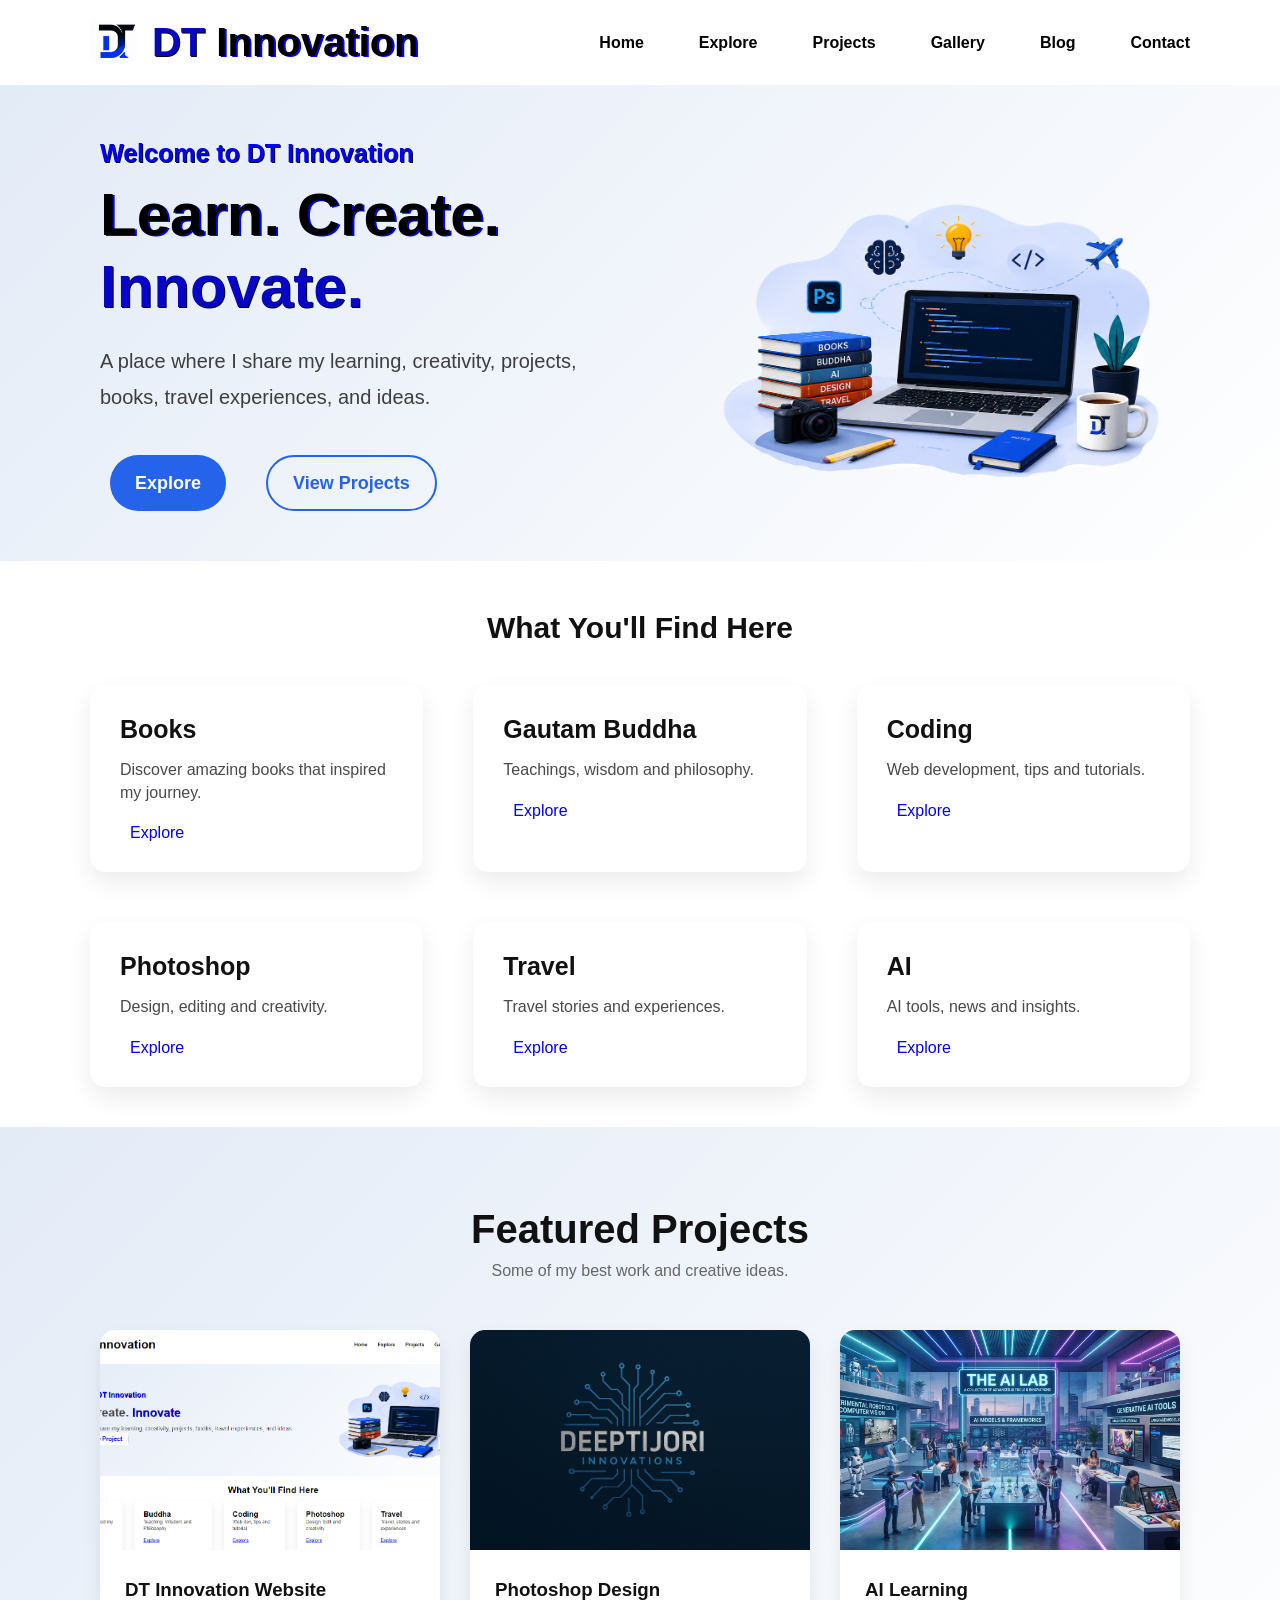
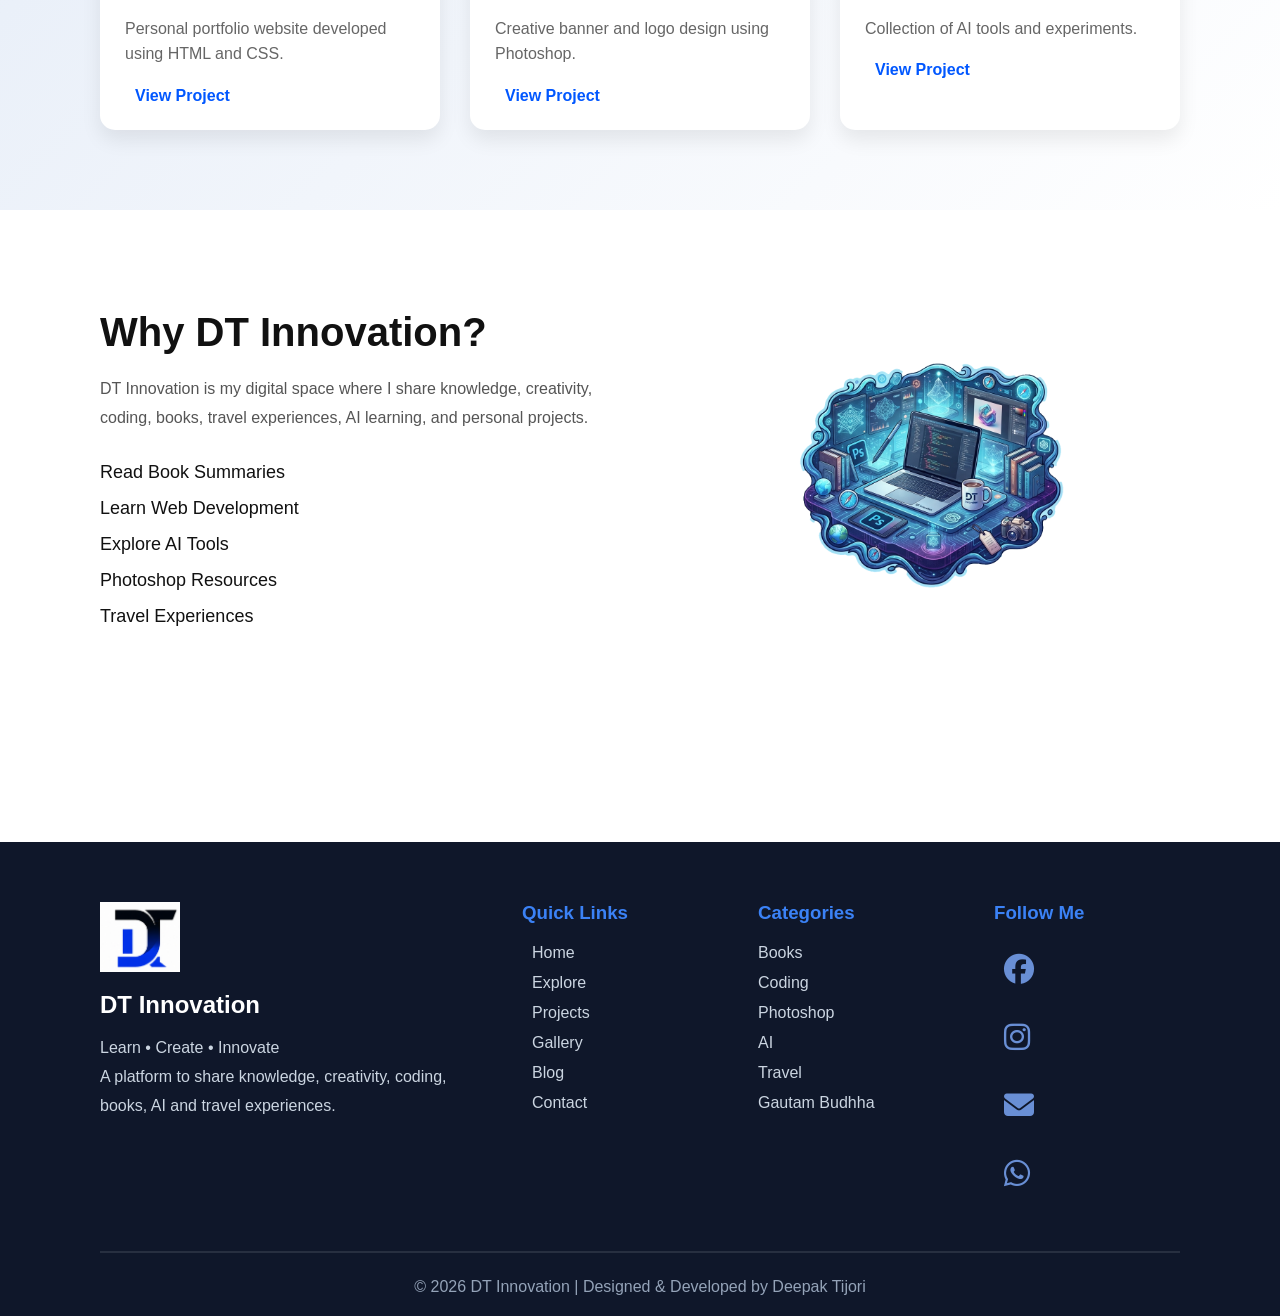
<file: index.html>
<!DOCTYPE html>
<html lang="en">
<head>
  <meta charset="UTF-8">
  <meta name="viewport" content="width=device-width, initial-scale=1.0">
  <link rel="stylesheet" href="https://cdnjs.cloudflare.com/ajax/libs/font-awesome/6.7.2/css/all.min.css">
  <link rel="stylesheet" href="style.css">
  <title>DT Innovation</title>
</head>

<body>
  <header>
    <nav>
      <div class="logo">
        <a href="index.html"> <img src="image/logo.jpg" alt="DT Innovation Logo"> </a>
      </div>

      <h2 class="logo-name"><span class="blue-color">DT</span> <span class="shadow"> Innovation </span></h2>

      <ul>
        <li><a href="index.html">Home</a></li>
        <li><a href="explore.html">Explore</a></li>
        <li><a href="projects.html">Projects</a></li>
        <li><a href="gallery.html">Gallery</a></li>
        <li><a href="blog.html">Blog</a></li>
        <li><a href="contact.html">Contact</a></li>
      </ul>
    </nav>
  </header>

  <main>
    <section class="hero">
      <div class="hero-text">
        <h2><span class="logo-name-dt">Welcome to DT Innovation</span></h2>
        <h1><span class="shadow">Learn. Create. </span> <span class="blue-color">Innovate.</span></h1>
        <p>A place where I share my learning, creativity, projects, books, travel experiences, and ideas.</p>

        <div class="hero-btn">
          <a href="explore.html" class="btn">Explore</a>
          <a href="projects.html" class="btn btn2">View Projects</a>
        </div>
      </div>

      <div class="hero-img">
        <img src="image/home.png" alt="Hero Image">
      </div>
    </section>

    <section>
      <h2 class="find">What You'll Find Here</h2>

      <div class="cards">
        <div class="card"><h3>Books</h3><p>Discover amazing books that inspired my journey.</p><a href="Explore/Books.html">Explore</a></div>
        <div class="card"><h3>Gautam Buddha</h3><p>Teachings, wisdom and philosophy.</p><a href="buddha.html">Explore</a></div>
        <div class="card"><h3>Coding</h3><p>Web development, tips and tutorials.</p><a href="coding.html">Explore</a></div>
        <div class="card"><h3>Photoshop</h3><p>Design, editing and creativity.</p><a href="photoshop.html">Explore</a></div>
        <div class="card"><h3>Travel</h3><p>Travel stories and experiences.</p><a href="travel.html">Explore</a></div>
        <div class="card"><h3>AI</h3><p>AI tools, news and insights.</p><a href="ai.html">Explore</a></div>
      </div>
    </section>

    <section class="projects">
      <div class="title">
        <h2>Featured Projects</h2>
        <p>Some of my best work and creative ideas.</p>
      </div>

      <div class="project-container">
        <div class="project-card">
          <img src="image/dt-website.png" alt="DT Website">
          <div class="project-content">
            <h3>DT Innovation Website</h3>
            <p>Personal portfolio website developed using HTML and CSS.</p>
            <a href="#">View Project</a>
          </div>
        </div>

        <div class="project-card">
          <img src="image/ps-design.png" alt="Photoshop Design">
          <div class="project-content">
            <h3>Photoshop Design</h3>
            <p>Creative banner and logo design using Photoshop.</p>
            <a href="#">View Project</a>
          </div>
        </div>

        <div class="project-card">
          <img src="image/ai.png" alt="AI Learning">
          <div class="project-content">
            <h3>AI Learning</h3>
            <p>Collection of AI tools and experiments.</p>
            <a href="#">View Project</a>
          </div>
        </div>
      </div>
    </section>

    <section class="why">
      <div class="why-left">
        <h2>Why DT Innovation?</h2>
        <p>DT Innovation is my digital space where I share knowledge, creativity, coding, books, travel experiences, AI learning, and personal projects.</p>

        <ul>
          <li>Read Book Summaries</li>
          <li>Learn Web Development</li>
          <li>Explore AI Tools</li>
          <li>Photoshop Resources</li>
          <li>Travel Experiences</li>
        </ul>
      </div>

      <div class="why-right">
        <img src="image/projec.png" alt="Why DT Innovation">
      </div>
    </section>
  </main>

  <footer class="footer">
    <div class="footer-container">
      <div class="footer-box">
        <img src="image/logo.jpg" alt="DT Innovation Logo" class="footer-logo">
        <h2>DT Innovation</h2>
        <p>Learn • Create • Innovate <br>A platform to share knowledge, creativity, coding, books, AI and travel experiences.</p>
      </div>

      <div class="footer-box">
        <h3>Quick Links</h3>
        <ul>
          <li><a href="index.html">Home</a></li>
          <li><a href="explore.html">Explore</a></li>
          <li><a href="projects.html">Projects</a></li>
          <li><a href="gallery.html">Gallery</a></li>
          <li><a href="blog.html">Blog</a></li>
          <li><a href="contact.html">Contact</a></li>
        </ul>
      </div>

      <div class="footer-box">
        <h3>Categories</h3>
        <ul>
          <li>Books</li>
          <li>Coding</li>
          <li>Photoshop</li>
          <li>AI</li>
          <li>Travel</li>
          <li>Gautam Budhha</li>
        </ul>
      </div>

      <div class="footer-box">
        <h3>Follow Me</h3>
        <div class="social-icons">
          <a href="https://www.facebook.com/share/1GzWCYs4DF/?mibextid=wwXIfr"><i class="fa-brands fa-facebook"></i></a>
          <a href="https://www.instagram.com/mr_deepak_tijori_?igsh=MTEyZTg2c25iamU4cg=="><i class="fa-brands fa-instagram"></i></a>
          <a href="mailto:dj399100@gmail.com"><i class="fa-solid fa-envelope"></i></a>
          <a href="https://wa.me/919696800772"><i class="fa-brands fa-whatsapp"></i></a>
        </div>
      </div>
    </div>

    <hr>

    <div class="footer-bottom">
      <p>© 2026 DT Innovation | Designed & Developed by Deepak Tijori</p>
    </div>
  </footer>
</body>
</html>
</file>
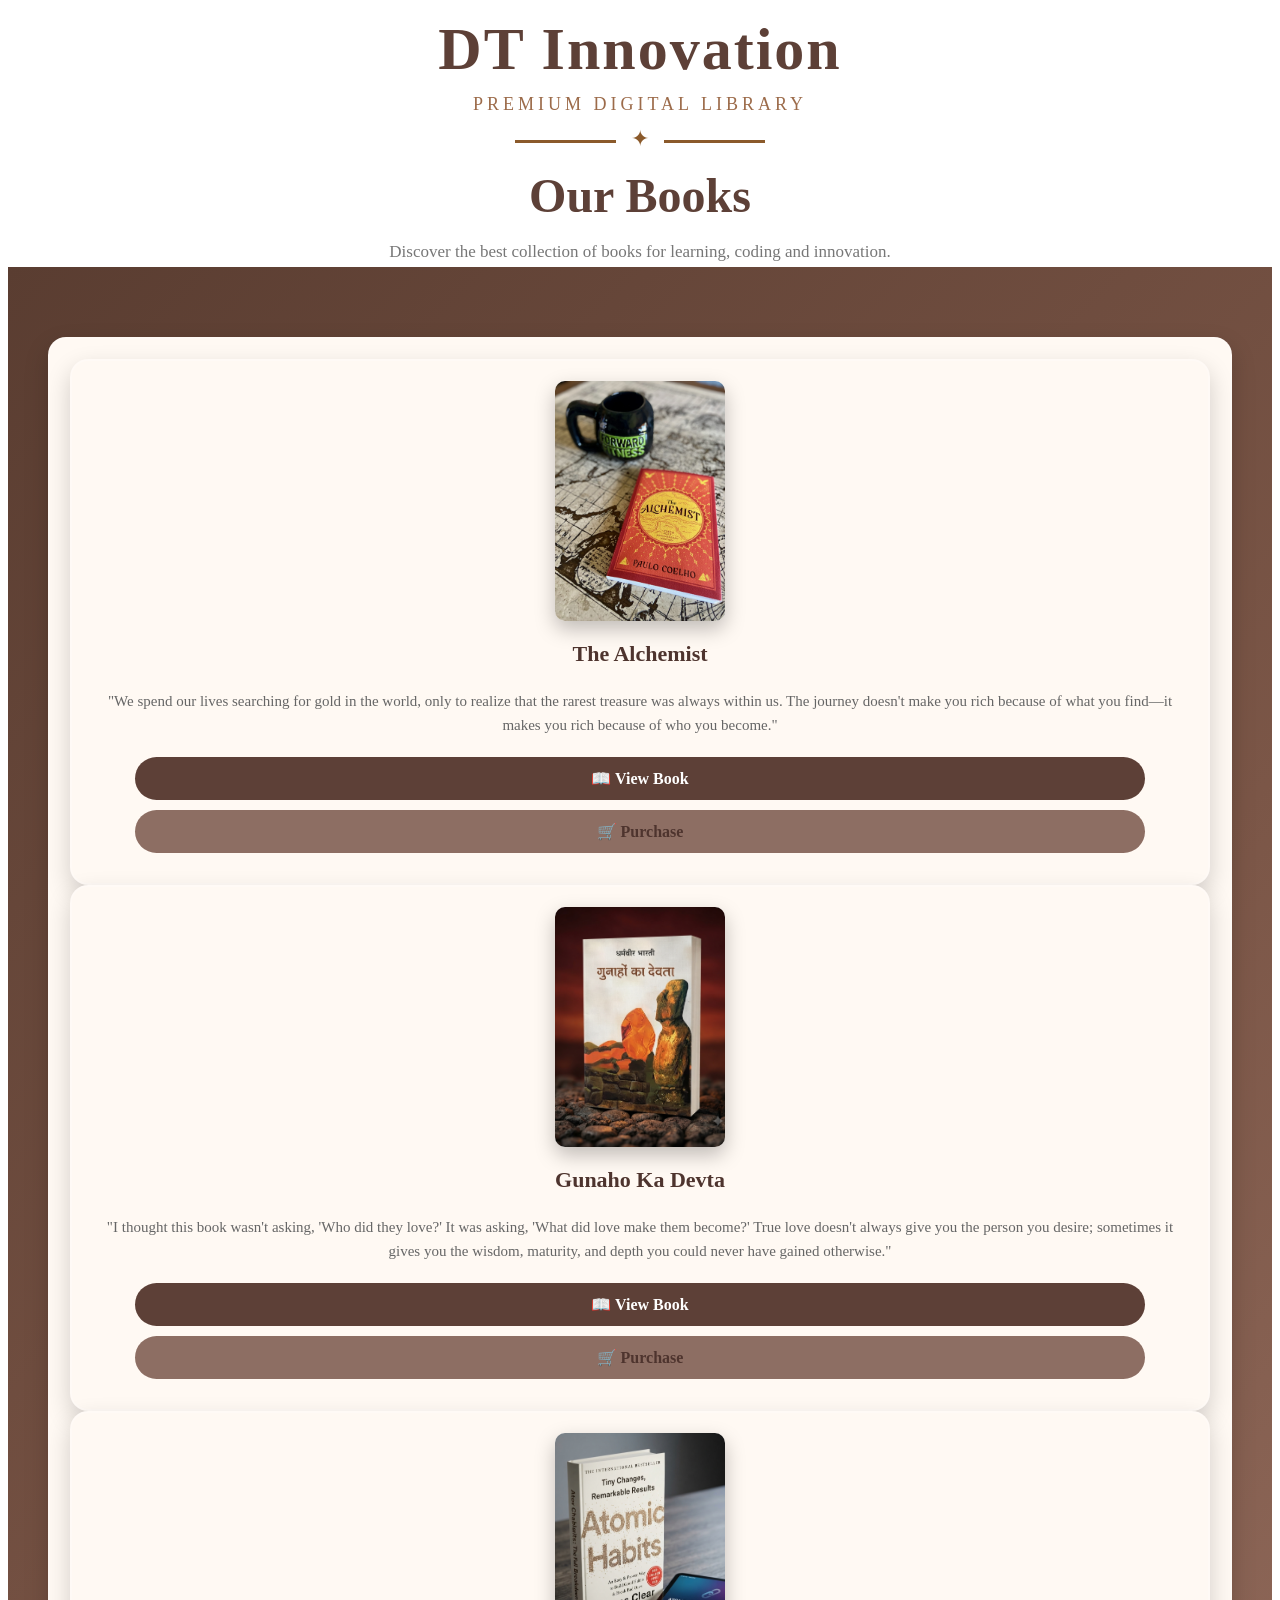
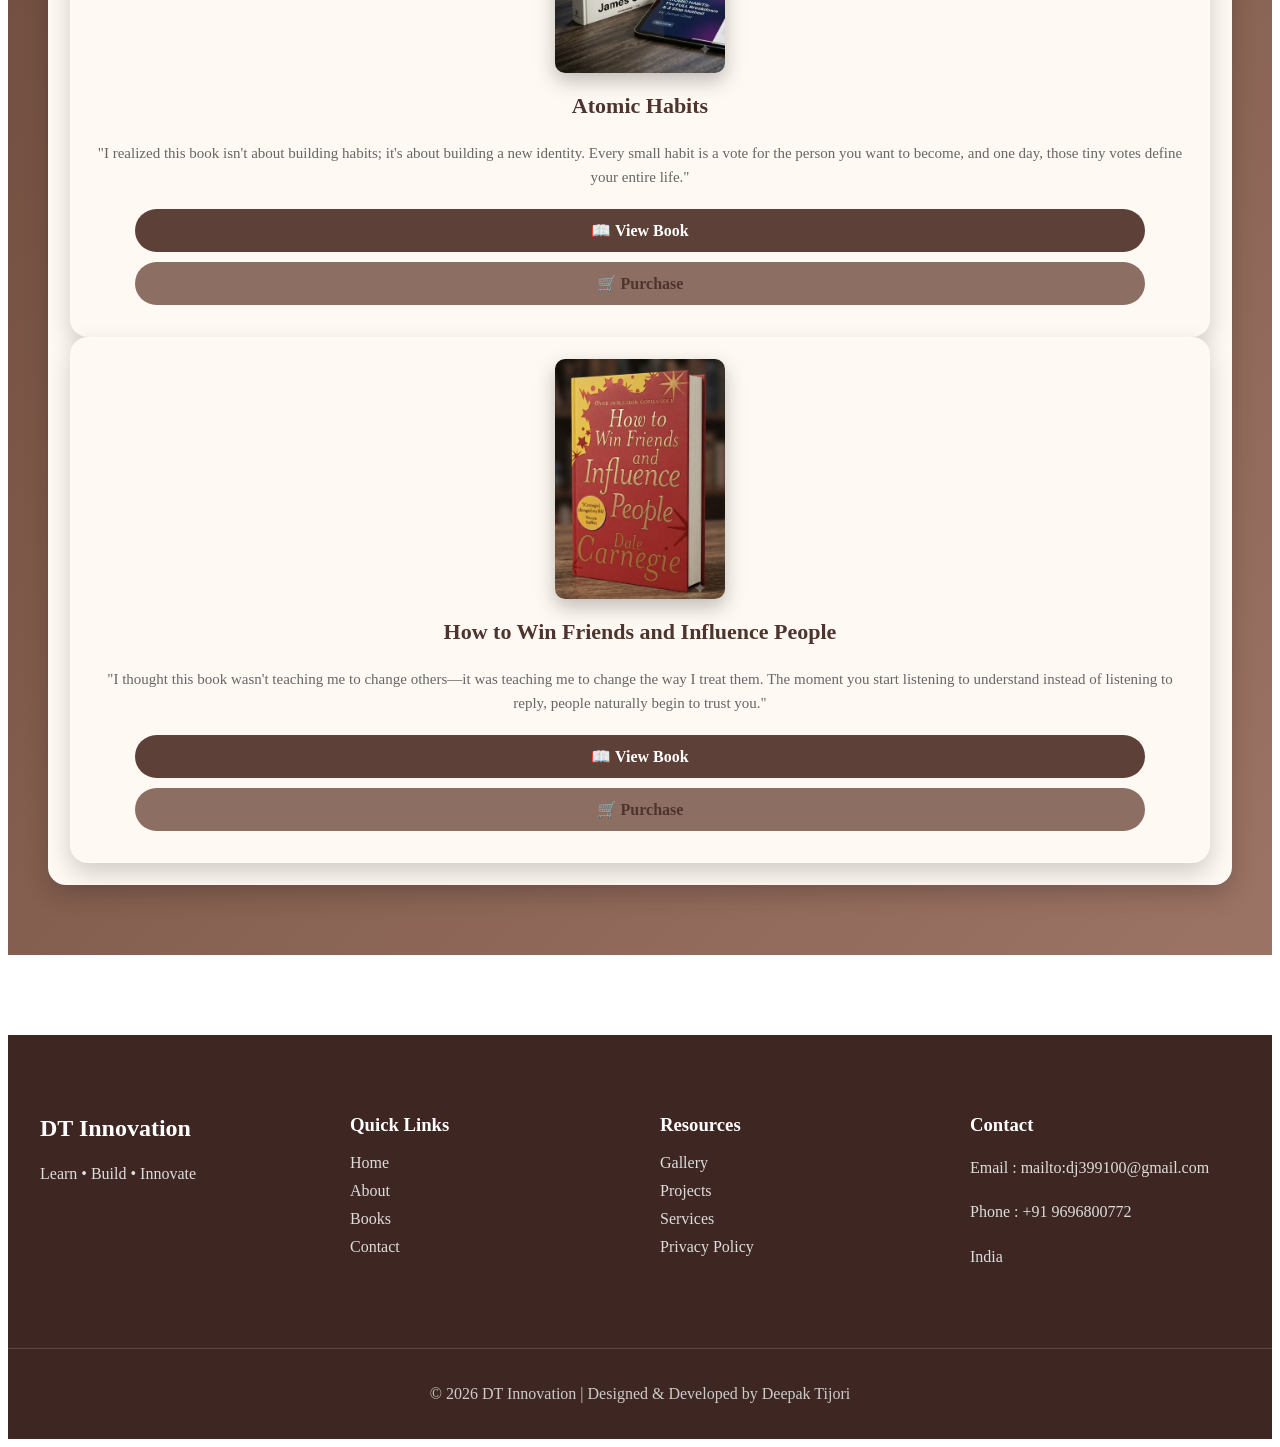
<file: Explore/Books.html>
<!DOCTYPE html>
<html lang="en">
<head>
    <meta charset="UTF-8">
    <meta name="viewport" content="width=device-width, initial-scale=1.0">
    <title>Our Books</title>
    <link rel="stylesheet" href="Css_for_book.css/books.css">
</head>
<body>
<header class="books-header">

    <h2 class="brand-name">DT Innovation</h2>

    <p class="brand-subtitle">
        Premium Digital Library
    </p>

    <div class="heading-line">
        <span>✦</span>
    </div>

    <h1>Our Books</h1>

    <p class="books-text">
        Discover the best collection of books for learning, coding and innovation.
    </p>

</header>

                                                <!-- Main books section  -->

<main class="books-section">

<!-- First Book - The Alchemist -->
    
<div class="book-card">
     <div class="book-card">

    <div class="book-cover">
        <img src="../image/the alchemist.jpeg" alt="Book Cover">
    </div>

    <div class="book-info">

        <h3>The Alchemist</h3>

        <p>
     "We spend our lives searching for gold in the world, only to realize that the rarest treasure was always within us. The journey doesn't make you rich because of what you find—it makes you rich because of who you become."
        </p>

        <a href="https://icrrd.com/public/media/15-05-2021-084550The-Alchemist-Paulo-Coelho.pdf" class="view-btn" target="_blank">
            📖 View Book
        </a>

        <a href="https://www.amazon.in/Alchemist-Paulo-Coelho/dp/8172234988/ref=sr_1_1_sspa?adgrpid=160198376285&dib=eyJ2IjoiMSJ9.[base64].LkbedMYem8UwYbSCy5i4ujqGdG5MZp6QON3rswzJTH8&dib_tag=se&gad_source=1&hvadid=698098708032&hvdev=c&hvexpln=0&hvlocphy=9301886&hvnetw=g&hvocijid=8230839767649297132--&hvqmt=e&hvrand=8230839767649297132&hvtargid=kwd-906584278768&hydadcr=2401_2216693&keywords=amazon+alchemist+book&mcid=73b0aa9d9ec03793b23fd8c65012a639&qid=1785223641&sr=8-1-spons&aref=lJQfSh56ut&sp_csd=d2lkZ2V0TmFtZT1zcF9hdGY&psc=1"class="buy-btn" target="_blank">
            🛒 Purchase
        </a>

    </div>

</div>

                                            <!-- Second Book . Gunaho ka devta -->

<div class="book-card">

    <div class="book-cover">
        <img src="../image/gunaho ka devta.png" alt="Book Cover">
    </div>

    <div class="book-info">

        <h3> Gunaho Ka Devta</h3>

        <p>
            "I thought this book wasn't asking, 'Who did they love?' It was asking, 'What did love make them become?' True love doesn't always give you the person you desire; sometimes it gives you the wisdom, maturity, and depth you could never have gained otherwise."
        </p>

        <a href="https://www.skillcms.in/App_Files/Documents/ae0ac329-bc71-4375-b7af-db6bc9e70b38190406115658-tmp2A1B..pdf" class="view-btn" target="_blank">📖 View Book</a>

        <a href="https://www.amazon.in/GUNAHO-KA-DEVTA-DHARAMVEER-BHARTI/dp/B01MFDA7D5" class="buy-btn" target="_blank">🛒 Purchase</a>

    </div>

</div>

<div class="book-card">

    <div class="book-cover">
        <img src="../image/atomic habit.png" alt="Book Cover">
    </div>

    <div class="book-info">

        <h3>Atomic Habits</h3>

        <p>
         "I realized this book isn't about building habits; it's about building a new identity. Every small habit is a vote for the person you want to become, and one day, those tiny votes define your entire life."
        </p>

        <a href="https://dn790007.ca.archive.org/0/items/atomic-habits-pdfdrive/Atomic%20habits%20%28%20PDFDrive%20%29.pdf" class="view-btn" target="_blank">
            📖 View Book
        </a>

        <a href="https://www.amazon.in/Atomic-Habits-James-Clear/dp/1847941834" class="buy-btn" target="_blank">
            🛒 Purchase
        </a>

    </div>

</div>

            <!-- third books -->
             <div class="book-card">

    <div class="book-cover">
        <img src="../image/how to win .png" alt="Book Cover">
    </div>

    <div class="book-info">

        <h3>How to Win Friends and Influence People</h3>

        <p>
       "I thought this book wasn't teaching me to change others—it was teaching me to change the way I treat them. The moment you start listening to understand instead of listening to reply, people naturally begin to trust you."
        </p>

        <a href="https://icrrd.com/public/media/31-10-2020-083612How%20to%20Win%20Friends%20and%20Influence%20People%20-%20Dale%20Carnegie.pdf" class="view-btn" target="_blank">
            📖 View Book
        </a>

        <a href="https://www.amazon.in/Friends-Influence-People-International-Bestseller/dp/8194899133/ref=sr_1_2_sspa?crid=30CCORER6KYP9&dib=eyJ2IjoiMSJ9.[base64].MjKIudbKTXfZbEOg54v2Hr96YlSaqlyTDnKeLThKE_o&dib_tag=se&keywords=how+to+win+friends+and+influence+people&qid=1785228099&s=books&sprefix=how+win+%2Cstripbooks%2C304&sr=1-2-spons&aref=0IaQnbevJn&sp_csd=d2lkZ2V0TmFtZT1zcF9hdGY&psc=1" class="buy-btn" target="_blank">
            🛒 Purchase
        </a>

    </div>

</div>
</main>


<footer class="footer">

    <div class="footer-container">

        <div class="footer-box">
            <h2>DT Innovation</h2>
            <p>Learn • Build • Innovate</p>
        </div>

        <div class="footer-box">
            <h3>Quick Links</h3>

            <a href="/index.html">Home</a>
            <a href="about.html">About</a>
            <a href="books.html">Books</a>
            <a href="contact.html">Contact</a>
        </div>

        <div class="footer-box">
            <h3>Resources</h3>

            <a href="#">Gallery</a>
            <a href="#">Projects</a>
            <a href="#">Services</a>
            <a href="#">Privacy Policy</a>
        </div>

        <div class="footer-box">
            <h3>Contact</h3>

            <p>Email : mailto:dj399100@gmail.com</p>
            <p>Phone : +91 9696800772</p>
            <p>India</p>
        </div>

    </div>

    <div class="footer-bottom">

        <p>© 2026 DT Innovation | Designed & Developed by Deepak Tijori</p>

    </div>

</footer>


</body>
</html>
</file>
<file: style.css>
/* Base reset */
*{
  margin:0;
  padding:0;
  box-sizing:border-box;
}

body{
  font-family:Arial, sans-serif;
  background:white;
  color:#111;
}

img{
  max-width:100%;
  height:auto;
}

a{
  text-decoration:none;
  margin:10px;
}

/* Header */
nav{
  display:flex;
  justify-content:space-between;
  align-items:center;
  padding:20px 80px;
}

.logo img{
  width:100px;
  height:auto;
}

.logo-name{
  margin-left:25px;
  width:100%;
  max-width:1000px;
  font-size:40px;
  font-weight:600;
}

.logo-name-dt{
  color:blue;
  font-size:25px;
  text-shadow:1px 1px black;
}

.blue-color{
  color:rgb(7, 7, 195);
  text-shadow:1px 1px black;
}

.shadow{
  color: black;
  text-shadow: 2px 1px blue;
}

nav ul{
  display:flex;
  list-style:none;
  gap:35px;
}

nav ul li a{
  color:black;
  font-weight:600;
}

nav ul li a:hover{
  color:blue;
}

/* Hero section */
.hero{
  background:linear-gradient(135deg,#e3ebf7,#ffffff);
  display:flex;
  align-items:center;
  padding:40px 100px;
  gap:100px;
}

.hero-text{
  width:50%;
  font-size:20px;
  line-height:1.8;
  color:#3f3e3e;
}

.hero-text h1{
  font-size:60px;
  line-height:1.2;
  margin-bottom:20px;
}

.hero-img{
  width:50%;
  display:flex;
  justify-content:center;
}

.hero-img img{
  width:100%;
  max-width:450px;
  margin-top:40px;
}

.hero-btn{
  display:flex;
  gap:20px;
  margin-top:30px;
}

/* Buttons */
.btn{
  display:flex;
  justify-content:center;
  align-items:center;
  padding:10px 25px;
  background:#2563eb;
  color:white;
  border-radius:100px;
  font-size:18px;
  font-weight:600;
  transition:0.3s;
}

.btn:hover{
  background:#1d4ed8;
  transform:translateY(-3px);
}

.btn2{
  background:transparent;
  color:#2563eb;
  border:2px solid #2563eb;
}

.btn2:hover{
  background:#2563eb;
  color:white;
}

/* Cards section */
.find{
  text-align:center;
  margin-top:50px;
  font-size:30px;
}

.cards{
  display:flex;
  gap:30px;
  flex-wrap:wrap;
  justify-content:center;
  padding:30px 80px;
}

.card{
  background:white;
  padding:30px;
  margin:10px;
  border-radius:15px;
  box-shadow:0 10px 25px rgba(0,0,0,0.08);
  transition:0.3s;
  flex:1 1 250px;
  max-width:350px;
}

.card:hover{
  transform:translateY(-10px);
  box-shadow:0 20px 40px rgb(90 170 255 / 30%);
}

.card h3{
  font-size:25px;
  margin-bottom:15px;
}

.card p{
  color:#4a4949;
  line-height:1.4;
  margin-bottom:20px;
}

/* Featured projects */
.projects{
  padding:80px 100px;
  background:linear-gradient(135deg,#e3ebf7,#ffffff);
}

.title{
  text-align:center;
  margin-bottom:50px;
}

.title h2{
  font-size:40px;
  margin-bottom:10px;
}

.title p{
  color:#666;
}

.project-container{
  display:grid;
  grid-template-columns:repeat(3,1fr);
  gap:30px;
}

.project-card{
  background:white;
  border-radius:15px;
  overflow:hidden;
  box-shadow:0 10px 20px rgba(0,0,0,.08);
  transition:.4s;
}

.project-card:hover{
  transform:translateY(-10px);
}

.project-card img{
  width:100%;
  height:220px;
  object-fit:cover;
}

.project-content{
  padding:25px;
}

.project-content h3{
  margin-bottom:15px;
}

.project-content p{
  color:#666;
  line-height:1.6;
  margin-bottom:20px;
}

.project-content a{
  color:#0057ff;
  font-weight:bold;
}

/* Why section */
.why{
  display:flex;
  justify-content:space-between;
  align-items:center;
  padding:100px;
  gap:90px;
}

.why-left,
.why-right{
  width:50%;
}

.why-right{
  text-align:center;
}

.why-right img{
  width:100%;
  max-width:500px;
}

.why-left h2{
  font-size:40px;
  margin-bottom:20px;
}

.why-left p{
  color:#555;
  line-height:1.8;
  margin-bottom:30px;
}

.why-left ul{
  list-style:none;
}

.why-left ul li{
  margin:15px 0;
  font-size:18px;
}

/* Footer */
.footer{
  background:#0f172a;
  color:white;
  margin-top:100px;
  padding:60px 100px 20px;
}

.footer-container{
  display:grid;
  grid-template-columns:2fr 1fr 1fr 1fr;
  gap:50px;
}

.footer-logo{
  width:80px;
  margin-bottom:15px;
}

.footer-box h2{
  margin-bottom:15px;
}

.footer-box h3{
  margin-bottom:20px;
  color:#3b82f6;
}

.footer-box p{
  color:#cbd5e1;
  line-height:1.8;
}

.footer-box ul{
  list-style:none;
}

.footer-box ul li{
  margin:12px 0;
  color:#cbd5e1;
}

.footer-box ul li a{
  color:#cbd5e1;
  transition:.3s;
}

.footer-box ul li a:hover{
  color:#3b82f6;
  padding-left:8px;
}

.footer hr{
  margin:50px 0 25px;
  border:1px solid rgba(255,255,255,.1);
}

.footer-bottom{
  text-align:center;
}

.footer-bottom p{
  color:#94a3b8;
  font-size:16px;
}

i{
  font-size:30px;
  color:rgb(105, 143, 213);
  transition:0.3s;
}

i:hover{
  color:blue;
}

.social-icons{
  display:flex;
  flex-direction:column;
  gap:15px;
  margin-top:20px;
}

.social-icons a{
  color:#4f8cff;
  font-size:28px;
}

/* Responsive update: tablet screen */
@media (max-width:992px){
  nav{
    padding:18px 40px;
  }

  nav ul{
    gap:20px;
  }

  .hero{
    padding:50px;
    gap:50px;
  }

  .hero-text h1{
    font-size:44px;
  }

  .projects{
    padding:60px 50px;
  }

  .project-container{
    grid-template-columns:repeat(2,1fr);
  }

  .why{
    padding:70px 50px;
    gap:50px;
  }

  .footer{
    padding:50px 50px 20px;
  }

  .footer-container{
    grid-template-columns:repeat(2,1fr);
  }
}

/* Responsive update: phone screen */
@media (max-width:768px){
  nav{
    flex-direction:column;
    padding:16px 20px;
    gap:15px;
  }

  .logo-name{
    font-size:30px;
    text-align:center;
  }

  nav ul{
    flex-direction:column;
    align-items:center;
    gap:12px;
  }

  .hero{
    flex-direction:column;
    text-align:center;
    padding:40px 20px;
    gap:25px;
  }

  .hero-text,
  .hero-img{
    width:100%;
  }

  .hero-text h1{
    font-size:34px;
  }

  .hero-text{
    font-size:16px;
    line-height:1.6;
  }

  .hero-img img{
    max-width:330px;
    margin-top:15px;
  }

  .hero-btn{
    justify-content:center;
    flex-wrap:wrap;
    gap:12px;
  }

  .btn{
    font-size:16px;
    padding:10px 20px;
  }

  .cards{
    padding:25px 20px;
    flex-direction:column;
    align-items:center;
  }

  .card{
    width:100%;
    max-width:420px;
  }

  .projects{
    padding:50px 20px;
  }

  .title h2{
    font-size:30px;
  }

  .project-container{
    grid-template-columns:1fr;
  }

  .why{
    flex-direction:column;
    text-align:center;
    padding:50px 20px;
    gap:30px;
  }

  .why-left,
  .why-right{
    width:100%;
  }

  .why-left h2{
    font-size:30px;
  }

  .footer{
    margin-top:50px;
    padding:45px 20px 20px;
    text-align:center;
  }

  .footer-container{
    grid-template-columns:1fr;
    gap:30px;
  }

  .footer-logo{
    margin-left:auto;
    margin-right:auto;
  }

  .social-icons{
    align-items:center;
  }
}

/* Responsive update: small phone screen */
@media (max-width:480px){
  .logo img{
    width:80px;
  }

  .logo-name{
    font-size:24px;
  }

  .logo-name-dt{
    font-size:20px;
  }

  .hero-text h1{
    font-size:28px;
  }

  .hero-text{
    font-size:15px;
  }

  .btn{
    width:100%;
    max-width:240px;
  }

  .card{
    padding:22px;
  }

  .project-content{
    padding:20px;
  }

  .footer-bottom p{
    font-size:14px;
    line-height:1.5;
  }
}
</file>
<file: Explore/Css_for_book.css/books.css>
/* Heading line start */
.books-header{
    background:#fff;
    text-align:center;
    
}

.brand-name{
    margin-bottom:10px;
    margin-top:15px;
    font-size:60px;
    color:#5D4037;
    font-weight:700;
    letter-spacing:2px;
}

.brand-subtitle{
    margin-top:10px;
    color:#9C6B4A;
    font-size:18px;
    letter-spacing:4px;
    text-transform:uppercase;
}

.heading-line{
    width:250px;
    margin:25px auto;
    position:relative;
    border-top:3px solid #8B5A2B;
}

.heading-line span{
    position:absolute;
    left:50%;
    top:-17px;
    transform:translateX(-50%);
    background:#fff;
    padding:0 15px;
    color:#8B5A2B;
    font-size:22px;
}                                       
                                /* headling line end */


                            /* Books section start */
.books-header h1{
    font-size:48px;
    color:#4E342E;
    margin-bottom:15px;
}

.books-text{
    color:#777;
    font-size:17px;
    max-width:600px;
    margin:auto;
    line-height:1.7;
}

.books-header h1{
    font-size:48px;
    color:#5D4037;
    margin-top:10px;
}


.books-section{
    background: linear-gradient(135deg,#5D4037,#6D4C41,#8D6E63);
    min-height: 100vh;
    padding: 60px 50px;
}
.books-container{
    display:grid;
    grid-template-columns:repeat(auto-fit,minmax(270px,1fr));
    gap:35px;
    max-width:1300px;
    margin:auto;
}

.books-section{
    background: linear-gradient(135deg,#5a3d31,#7b5647,#9c7465);
    padding:70px 40px;
}

.books-container{
    max-width:1300px;
    margin:auto;
    display:grid;
    grid-template-columns:repeat(auto-fit,minmax(260px,1fr));
    gap:35px;
}

.book-card{
    background:#FFF9F3;
    border-radius:18px;
    padding:20px;
    text-align:center;
    box-shadow:0 10px 25px rgba(0,0,0,.18);
    transition:.4s;
    border:2px solid rgba(255,255,255,.2);
}

.book-card:hover{
    transform:translateY(-12px);
    box-shadow:0 18px 35px rgba(0,0,0,.30);
}

.book-cover{
    width:170px;
    height:240px;
    margin:auto;
    background:#ffffff;
    border-radius:10px;
    overflow:hidden;
    box-shadow:0 8px 20px rgba(0,0,0,.25);
}

.book-cover img{
    width:100%;
    height:100%;
    object-fit:cover;
    transition:.4s;
}

.book-card:hover .book-cover img{
    transform:scale(1.08);
}

.book-info h3{
    margin-top:20px;
    color:#4E342E;
    font-size:22px;
}

.book-info p{
    color:#666;
    font-size:15px;
    line-height:1.6;
    margin:15px 0 20px;
    min-height:48px;
}                               

                            /* Books section end */




                            /* Button Styles start */

.view-btn,
.buy-btn{
    display:block;
    text-decoration:none;
    margin:10px auto;
    width:90%;
    padding-left: 80px;
    padding-right: 0px;
    padding:12px;
    border-radius:30px;
    font-weight:600;
    transition:.3s;
}

.view-btn{
    background:#5D4037;
    color:white;
}

.buy-btn{
    background:#D7CCC8;
    color:#4E342E;
}

.view-btn:hover{
    background:#3E2723;
}

.buy-btn:hover{
    background:#BCAAA4;
}


.view-btn{
    background:#5D4037;
}

.buy-btn{
    background:#8D6E63;
}

.view-btn:hover{
    background:#3E2723;
}

.buy-btn:hover{
    background:#6D4C41;
}
                                    /* Button Styles end */



/* Footer Styles */
.footer{
    background:#3E2723;
    color:white;
    margin-top:80px;
}

.footer-container{
    max-width:1200px;
    margin:auto;
    padding:60px 20px;
    display:grid;
    grid-template-columns:repeat(auto-fit,minmax(220px,1fr));
    gap:40px;
}

.footer-box h2,
.footer-box h3{
    margin-bottom:18px;
}

.footer-box p{
    color:#ddd;
    line-height:1.8;
}

.footer-box a{
    display:block;
    text-decoration:none;
    color:#ddd;
    margin:10px 0;
    transition:.3s;
}

.footer-box a:hover{
    color:#D7CCC8;
    padding-left:8px;
}

.footer-bottom{
    border-top:1px solid rgba(255,255,255,.15);
    text-align:center;
    padding:20px;
    color:#ccc;
}
</file>
